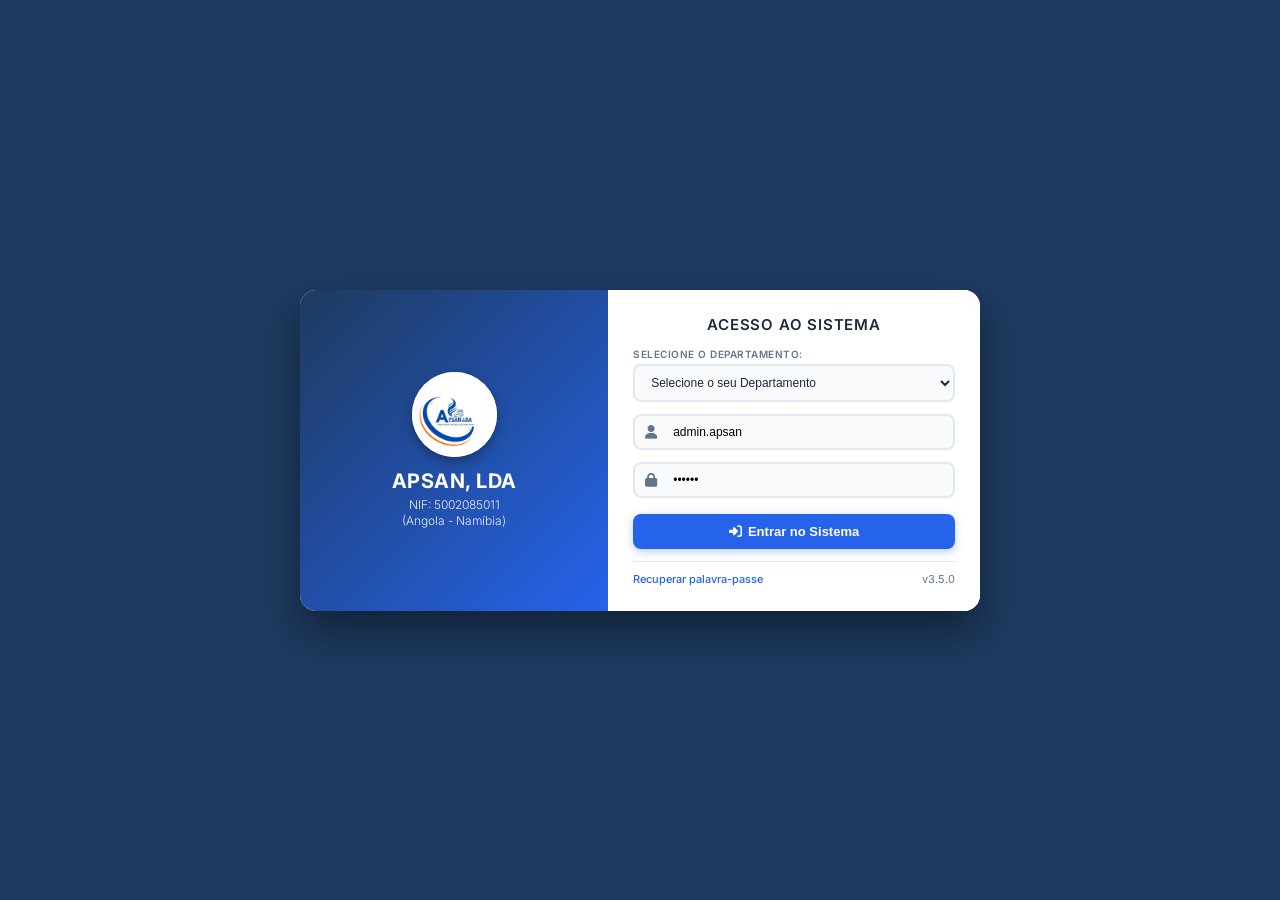
<file: index.html>
<!DOCTYPE html>
<html lang="pt-BR">
<head>
  <meta charset="UTF-8">
  <meta name="viewport" content="width=device-width, initial-scale=1.0">
  <title>APSAN, LDA - Acesso ao Sistema</title>
  <link href="https://fonts.googleapis.com/css2?family=Inter:wght@300;400;500;600;700&display=swap" rel="stylesheet">
  <link rel="stylesheet" href="https://cdnjs.cloudflare.com/ajax/libs/font-awesome/6.4.0/css/all.min.css">
  <style>
    * { margin: 0; padding: 0; box-sizing: border-box; }
    
    body { 
      font-family: 'Inter', sans-serif; 
      min-height: 100vh; 
      display: flex; 
      align-items: center; 
      justify-content: center; 
      padding: 20px; 
      position: relative;
      overflow: hidden;
      background-color: #1e3a5f;
    }

    .bg-moving-container {
      position: fixed;
      top: 0;
      left: 0;
      width: 100vw;
      height: 100vh;
      z-index: -1;
      overflow: hidden;
    }

    .bg-moving-image {
      position: absolute;
      top: 0;
      left: 0;
      width: 140%;
      height: 100%;
      background-image: url('https://images.unsplash.com/photo-1497366216548-37526070297c?auto=format&fit=crop&w=1920&q=80');
      background-size: cover;
      background-position: center;
      filter: brightness(0.85);
      animation: deslizarEscritorio 25s ease-in-out infinite alternate;
    }

    @keyframes deslizarEscritorio {
      0% { transform: translateX(0%); }
      100% { transform: translateX(-25%); }
    }
    
    .login-card { 
      background: #ffffff; 
      border-radius: 16px; 
      box-shadow: 0 20px 40px rgba(0,0,0,0.4); 
      width: 100%; 
      max-width: 680px; 
      display: flex;
      overflow: hidden; 
      position: relative;
      z-index: 10;
    }
    
    .logo-section { 
      background: linear-gradient(135deg, #1e3a5f, #2563eb); 
      color: #ffffff; 
      padding: 30px 20px; 
      text-align: center; 
      flex: 1;
      display: flex;
      flex-direction: column;
      align-items: center;
      justify-content: center;
    }
    
    .logo-icon { 
      width: 85px; 
      height: 85px; 
      background: #ffffff; 
      border-radius: 50%; 
      display: flex; 
      align-items: center; 
      justify-content: center; 
      margin-bottom: 12px; 
      padding: 0; 
      overflow: hidden; 
      box-shadow: 0 5px 12px rgba(0,0,0,0.3);
    }
    
    .logo-icon img {
      width: 100%;
      height: 100%;
      object-fit: contain;
      transform: scale(1.15);
      display: block;
      margin: auto;
    }

    .logo-section h1 { font-size: 20px; font-weight: 700; margin-bottom: 4px; letter-spacing: 0.5px; }
    .logo-section p { font-size: 12px; opacity: 0.9; font-weight: 300; line-height: 1.3; }
    
    .login-form { 
      padding: 25px 25px; 
      flex: 1.2;
      background: #ffffff;
      display: flex;
      flex-direction: column;
      justify-content: center;
    }

    .login-form h2 { font-size: 15px; margin-bottom: 14px; color: #1e293b; text-align: center; font-weight: 600; text-transform: uppercase; letter-spacing: 0.8px; }
    
    .form-group { margin-bottom: 12px; }
    .form-group label { display: block; font-weight: 600; margin-bottom: 4px; font-size: 10px; color: #64748b; text-transform: uppercase; letter-spacing: 0.5px; }
    
    .department-select { 
      width: 100%; 
      padding: 9px 12px; 
      border: 2px solid #e2e8f0; 
      border-radius: 8px; 
      font-size: 12px; 
      background: #f8fafc; 
      color: #1e293b; 
      cursor: pointer; 
      outline: none; 
      transition: all 0.3s ease;
    }
    .department-select:focus { border-color: #2563eb; background: #ffffff; box-shadow: 0 0 0 3px rgba(37,99,235,0.1); }
    
    .input-group { position: relative; margin-bottom: 12px; }
    .input-group i { position: absolute; left: 12px; top: 50%; transform: translateY(-50%); color: #64748b; font-size: 14px; }
    
    .input-group input { 
      width: 100%; 
      padding: 9px 12px 9px 38px; 
      border: 2px solid #e2e8f0; 
      border-radius: 8px; 
      font-size: 12px; 
      outline: none; 
      background: #f8fafc;
      transition: all 0.3s ease;
    }
    .input-group input:focus { border-color: #2563eb; background: #ffffff; box-shadow: 0 0 0 3px rgba(37,99,235,0.1); }
    
    .btn-login { 
      width: 100%; 
      padding: 10px; 
      background: #2563eb; 
      color: #ffffff; 
      border: none; 
      border-radius: 8px; 
      font-size: 13px; 
      font-weight: 600; 
      cursor: pointer; 
      display: flex; 
      align-items: center; 
      justify-content: center; 
      gap: 6px; 
      transition: all 0.3s ease;
      box-shadow: 0 3px 10px rgba(37,99,235,0.3);
      margin-top: 4px;
    }
    .btn-login:hover { background: #1d4ed8; transform: translateY(-1px); box-shadow: 0 5px 12px rgba(37,99,235,0.4); }
    
    .login-footer { display: flex; justify-content: space-between; margin-top: 12px; padding-top: 10px; border-top: 1px solid #e2e8f0; font-size: 11px; color: #64748b; }
    .login-footer a { color: #2563eb; text-decoration: none; font-weight: 500; }
    .login-footer a:hover { text-decoration: underline; }

    @media (max-width: 768px) {
      .login-card { flex-direction: column; max-width: 380px; }
      .logo-section { padding: 20px 15px; }
      .login-form { padding: 20px 15px; }
    }
  </style>
</head>
<body>

<div class="bg-moving-container">
  <div class="bg-moving-image"></div>
</div>

<div class="login-card">
  <div class="logo-section">
    <div class="logo-icon">
      <img src="logo_apsan.png" alt="Logótipo APSAN, LDA">
    </div>
    <h1>APSAN, LDA</h1>
    <p>NIF: 5002085011<br>(Angola - Namíbia)</p>
  </div>
  
  <form class="login-form" onsubmit="redirecionarDepartamento(event)">
    <h2>Acesso ao Sistema</h2>
    <div class="form-group">
      <label for="department-select">Selecione o Departamento:</label>
      <select id="department-select" class="department-select" required>
        <option value="" disabled selected>Selecione o seu Departamento</option>
        <option value="rh">👥 Recursos Humanos</option>
        <option value="contabilidade">📊 Contabilidade</option>
        <option value="financeiro">💰 Financeiro</option>
        <option value="administrativo">🏛️ Administração Geral</option>
        <option value="operacoes">⚙️ Operações e Logística</option>
        <option value="traducao">📜 Tradução Oficial Juramentada</option>
        <option value="hospitalar">🏥 Acompanhamento Hospitalar</option>
      </select>
    </div>

    <div class="input-group">
      <i class="fas fa-user"></i>
      <input type="text" id="username" value="admin.apsan" placeholder="Nome de Utilizador" required>
    </div>

    <div class="input-group">
      <i class="fas fa-lock"></i>
      <input type="password" id="password" value="123456" placeholder="Palavra-passe" required>
    </div>

    <button type="submit" class="btn-login">
      <i class="fas fa-sign-in-alt"></i> Entrar no Sistema
    </button>

    <div class="login-footer">
      <a href="#">Recuperar palavra-passe</a>
      <span>v3.5.0</span>
    </div>
  </form>
</div>

<script>
  function redirecionarDepartamento(event) {
    event.preventDefault();
    
    localStorage.removeItem('usuarioLogado');
    sessionStorage.clear();

    const departamento = document.getElementById('department-select').value;
    
    if (departamento === 'rh') {
      window.location.href = 'rh.html';
    } else if (departamento === 'contabilidade') {
      window.location.href = 'contabilidade.html';
    } else if (departamento === 'financeiro') {
      window.location.href = 'financeiro.html';
    } else if (departamento === 'administrativo') {
      window.location.href = 'administracao.html';
    } else if (departamento === 'operacoes') {
      window.location.href = 'operacoes.html';
    } else if (departamento === 'traducao') {
      window.location.href = 'traducao.html';
    } else if (departamento === 'hospitalar') {
      window.location.href = 'acompanhamento_hospitalar.html';
    } else {
      alert('Por favor, selecione um departamento válido.');
    }
  }
</script>

</body>
</html>
</file>
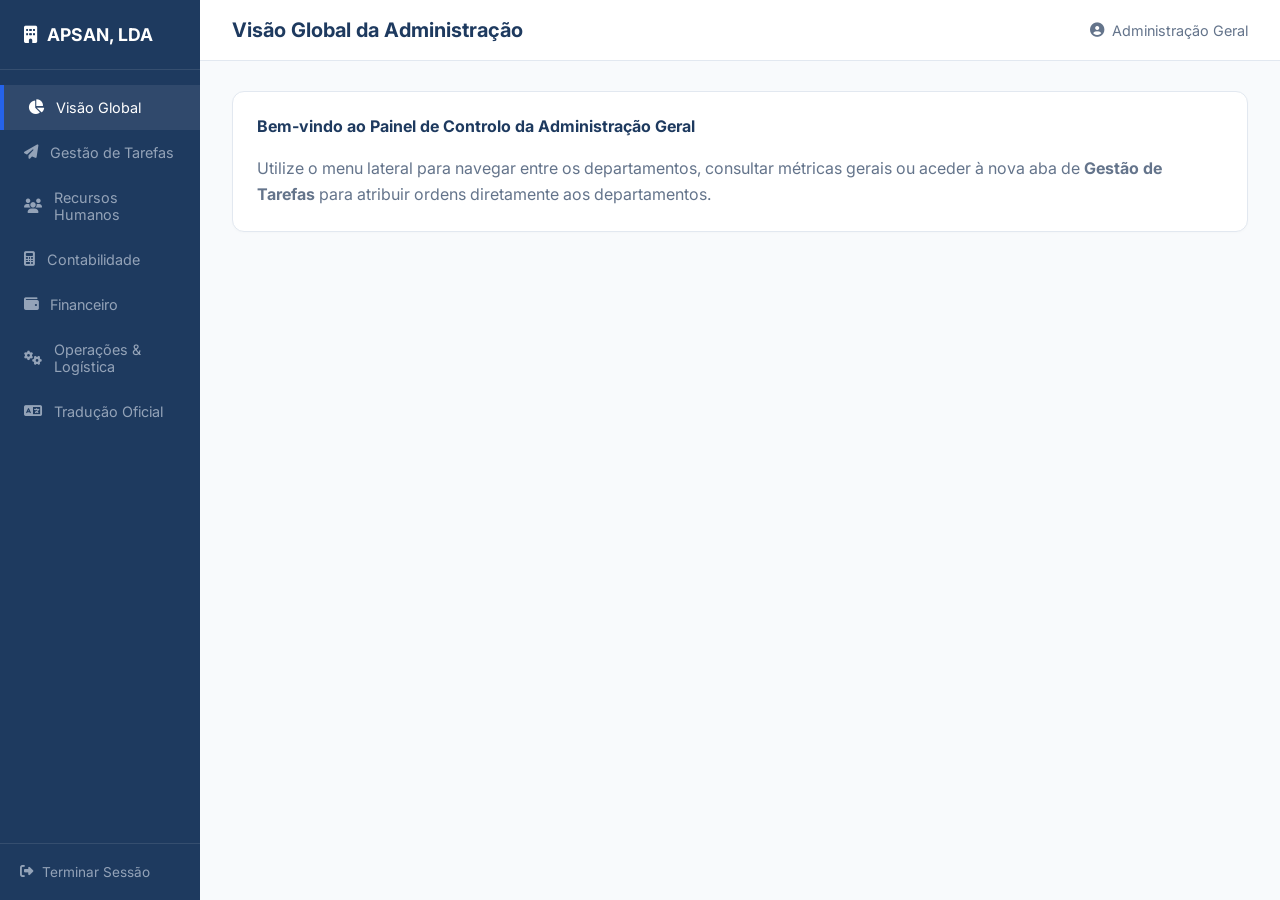
<file: administracao.html>
<!DOCTYPE html>
<html lang="pt-BR">
<head>
    <meta charset="UTF-8">
    <meta name="viewport" content="width=device-width, initial-scale=1.0">
    <title>APSAN, LDA - Administração Geral</title>
    <link href="https://fonts.googleapis.com/css2?family=Inter:wght@300;400;500;600;700&display=swap" rel="stylesheet">
    <link rel="stylesheet" href="https://cdnjs.cloudflare.com/ajax/libs/font-awesome/6.4.0/css/all.min.css">
    <style>
        :root {
            --primary: #1e3a5f;
            --accent: #2563eb;
            --success: #10b981;
            --warning: #f59e0b;
            --danger: #ef4444;
            --bg-main: #f8fafc;
            --card-bg: #ffffff;
            --text-main: #1e293b;
            --text-muted: #64748b;
            --border: #e2e8f0;
        }

        * { box-sizing: border-box; margin: 0; padding: 0; font-family: 'Inter', sans-serif; }

        body {
            background-color: var(--bg-main);
            color: var(--text-main);
            display: flex;
            height: 100vh;
            overflow: hidden;
        }

        /* Sidebar */
        aside {
            width: 260px;
            background-color: var(--primary);
            color: #ffffff;
            display: flex;
            flex-direction: column;
            justify-content: space-between;
        }

        .sidebar-brand {
            padding: 24px;
            font-size: 1.1rem;
            font-weight: 700;
            border-bottom: 1px solid rgba(255,255,255,0.1);
            display: flex;
            align-items: center;
            gap: 10px;
        }

        .sidebar-menu {
            list-style: none;
            padding: 15px 0;
            flex-grow: 1;
            overflow-y: auto;
        }

        .sidebar-menu li a {
            display: flex;
            align-items: center;
            gap: 12px;
            padding: 14px 24px;
            color: #94a3b8;
            text-decoration: none;
            font-size: 0.9rem;
            transition: all 0.3s;
        }

        .sidebar-menu li.active a, .sidebar-menu li a:hover {
            color: #ffffff;
            background: rgba(255,255,255,0.08);
            border-left: 4px solid var(--accent);
        }

        .sidebar-footer {
            padding: 20px;
            border-top: 1px solid rgba(255,255,255,0.1);
        }

        .sidebar-footer a {
            color: #94a3b8;
            text-decoration: none;
            font-size: 0.85rem;
            display: flex;
            align-items: center;
            gap: 8px;
            transition: color 0.2s;
        }
        .sidebar-footer a:hover { color: #fff; }

        /* Main Workspace */
        main {
            flex-grow: 1;
            display: flex;
            flex-direction: column;
            overflow-y: auto;
        }

        header {
            background: var(--card-bg);
            padding: 18px 32px;
            border-bottom: 1px solid var(--border);
            display: flex;
            justify-content: space-between;
            align-items: center;
        }

        header h1 { font-size: 1.25rem; color: var(--primary); }
        .user-info { font-size: 0.9rem; color: var(--text-muted); display: flex; align-items: center; gap: 8px; }

        .container {
            padding: 30px 32px;
            max-width: 1400px;
            margin: 0 auto;
            width: 100%;
        }

        /* Content Sections */
        .content-section { display: none; }
        .content-section.active { display: block; }

        /* Cards & Forms */
        .card {
            background: var(--card-bg);
            border: 1px solid var(--border);
            border-radius: 12px;
            padding: 24px;
            box-shadow: 0 1px 3px rgba(0,0,0,0.02);
            margin-bottom: 25px;
        }

        .card h3 {
            font-size: 1rem;
            color: var(--primary);
            margin-bottom: 20px;
            display: flex;
            align-items: center;
            gap: 10px;
        }

        .form-grid {
            display: grid;
            grid-template-columns: repeat(auto-fit, minmax(280px, 1fr));
            gap: 20px;
            margin-bottom: 20px;
        }

        .form-group { display: flex; flex-direction: column; gap: 6px; }
        .form-group label { font-size: 0.8rem; font-weight: 600; text-transform: uppercase; color: var(--text-muted); }
        .form-group input, .form-group select, .form-group textarea {
            padding: 10px 14px;
            border: 1px solid var(--border);
            border-radius: 8px;
            font-size: 0.9rem;
            outline: none;
            background: #fff;
        }
        .form-group input:focus, .form-group select:focus, .form-group textarea:focus { border-color: var(--accent); }

        .btn {
            background: var(--accent);
            color: white;
            border: none;
            padding: 12px 20px;
            border-radius: 8px;
            font-weight: 600;
            font-size: 0.9rem;
            cursor: pointer;
            display: inline-flex;
            align-items: center;
            gap: 8px;
            transition: background 0.2s;
        }
        .btn:hover { background: #1d4ed8; }

        /* Tabelas */
        table {
            width: 100%;
            border-collapse: collapse;
            text-align: left;
        }

        th, td {
            padding: 14px 20px;
            border-bottom: 1px solid var(--border);
            font-size: 0.88rem;
        }

        th {
            background: #f1f5f9;
            font-size: 0.75rem;
            text-transform: uppercase;
            color: var(--text-muted);
            font-weight: 600;
            letter-spacing: 0.05em;
        }

        tbody tr:hover { background: #f8fafc; }

        .badge {
            padding: 4px 10px;
            border-radius: 20px;
            font-size: 0.75rem;
            font-weight: 600;
        }
        .badge.ativo { background: #dcfce7; color: #15803d; }
        .badge.ferias { background: #fef9c3; color: #a16207; }
    </style>
</head>
<body>

    <!-- Sidebar com a nova opção de Tarefas -->
    <aside>
        <div>
            <div class="sidebar-brand">
                <i class="fas fa-building"></i> APSAN, LDA
            </div>
            <ul class="sidebar-menu">
                <li class="active" onclick="mudarAba('global', event)">
                    <a href="#"><i class="fas fa-chart-pie"></i> Visão Global</a>
                </li>
                <li onclick="mudarAba('tarefas', event)">
                    <a href="#"><i class="fas fa-paper-plane"></i> Gestão de Tarefas</a>
                </li>
                <li onclick="mudarAba('rh', event)">
                    <a href="rh.html"><i class="fas fa-users"></i> Recursos Humanos</a>
                </li>
                <li onclick="mudarAba('contabilidade', event)">
                    <a href="#"><i class="fas fa-calculator"></i> Contabilidade</a>
                </li>
                <li onclick="mudarAba('financeiro', event)">
                    <a href="#"><i class="fas fa-wallet"></i> Financeiro</a>
                </li>
                <li onclick="mudarAba('operacoes', event)">
                    <a href="#"><i class="fas fa-cogs"></i> Operações & Logística</a>
                </li>
                <li onclick="mudarAba('traducao', event)">
                    <a href="#"><i class="fas fa-language"></i> Tradução Oficial</a>
                </li>
            </ul>
        </div>
        <div class="sidebar-footer">
            <a href="#" onclick="terminarSessao()"><i class="fas fa-sign-out-alt"></i> Terminar Sessão</a>
        </div>
    </aside>

    <!-- Workspace Principal -->
    <main>
        <header>
            <h1 id="titulo-secao">Visão Global da Administração</h1>
            <div class="user-info">
                <i class="fas fa-user-circle"></i> Administração Geral
            </div>
        </header>

        <div class="container">
            
            <!-- SEÇÃO 1: VISÃO GLOBAL -->
            <div id="secao-global" class="content-section active">
                <div class="card">
                    <h3>Bem-vindo ao Painel de Controlo da Administração Geral</h3>
                    <p style="color: var(--text-muted); line-height: 1.6;">Utilize o menu lateral para navegar entre os departamentos, consultar métricas gerais ou aceder à nova aba de <strong>Gestão de Tarefas</strong> para atribuir ordens diretamente aos departamentos.</p>
                </div>
            </div>

            <!-- SEÇÃO 2: GESTÃO DE TAREFAS (NOVO DASHBOARD EXCLUSIVO) -->
            <div id="secao-tarefas" class="content-section">
                <!-- Painel de Atribuição -->
                <div class="card">
                    <h3><i class="fas fa-paper-plane" style="color: var(--accent);"></i> Distribuir Tarefa com Prazo e Anexo</h3>
                    <form id="form-distribuir-tarefa" onsubmit="enviarTarefaAdmin(event)">
                        <div class="form-grid">
                            <div class="form-group">
                                <label>Departamento Destino</label>
                                <select id="tarefa-dept" required>
                                    <option value="" disabled selected>Selecione o departamento...</option>
                                    <option value="rh">Recursos Humanos</option>
                                    <option value="contabilidade">Contabilidade</option>
                                    <option value="financeiro">Financeiro</option>
                                    <option value="operacoes">Operações e Logística</option>
                                    <option value="traducao">Tradução Oficial</option>
                                </select>
                            </div>
                            <div class="form-group">
                                <label>Prioridade</label>
                                <select id="tarefa-prioridade">
                                    <option value="Normal">Normal</option>
                                    <option value="Urgente">Urgente</option>
                                    <option value="Crítica">Crítica</option>
                                </select>
                            </div>
                            <div class="form-group">
                                <label>Prazo de Conclusão</label>
                                <input type="datetime-local" id="tarefa-prazo" required>
                            </div>
                            <div class="form-group">
                                <label>Anexar Ficheiro (PDF, Word, Imagem)</label>
                                <input type="file" id="tarefa-anexo" style="padding: 7px;">
                            </div>
                        </div>
                        <div class="form-group" style="margin-bottom: 20px;">
                            <label>Instruções / Descrição Detalhada</label>
                            <textarea id="tarefa-descricao" rows="4" placeholder="Insira os detalhes da tarefa atribuída..." required></textarea>
                        </div>
                        <button type="submit" class="btn">
                            <i class="fas fa-share-square"></i> Submeter e Notificar Departamento
                        </button>
                    </form>
                </div>

                <!-- Tabela de Feedbacks e Respostas -->
                <div class="card">
                    <h3><i class="fas fa-comments" style="color: var(--accent);"></i> Feedbacks e Respostas dos Departamentos</h3>
                    <table>
                        <thead>
                            <tr>
                                <th>Departamento</th>
                                <th>Tarefa Atribuída</th>
                                <th>Prazo</th>
                                <th>Estado Atual</th>
                                <th>Feedback do Departamento</th>
                            </tr>
                        </thead>
                        <tbody id="tabela-feedbacks-corpo">
                            <!-- Preenchido dinamicamente via JS -->
                        </tbody>
                    </table>
                </div>
            </div>

            <!-- OUTRAS SEÇÕES (Exemplo placeholder) -->
            <div id="secao-rh" class="content-section">
                <div class="card"><h3>Painel de Recursos Humanos</h3><p>Aceda ao menu lateral para gerir colaboradores.</p></div>
            </div>
            <div id="secao-contabilidade" class="content-section"><div class="card"><h3>Contabilidade</h3></div></div>
            <div id="secao-financeiro" class="content-section"><div class="card"><h3>Financeiro</h3></div></div>
            <div id="secao-operacoes" class="content-section"><div class="card"><h3>Operações & Logística</h3></div></div>
            <div id="secao-traducao" class="content-section"><div class="card"><h3>Tradução Oficial</h3></div></div>

        </div>
    </main>

    <script>
        function mudarAba(secao, event) {
            // Se clicar em Recursos Humanos, pode deixar abrir a página dedicada se preferir, ou controlar por secções
            if(secao === 'rh') {
                window.location.href = 'rh.html';
                return;
            }

            if (event && event.currentTarget) {
                document.querySelectorAll('.sidebar-menu li').forEach(li => li.classList.remove('active'));
                event.currentTarget.classList.add('active');
            }

            document.querySelectorAll('.content-section').forEach(sec => sec.classList.remove('active'));
            document.getElementById('secao-' + secao).classList.add('active');

            const titulos = {
                'global': 'Visão Global da Administração',
                'tarefas': 'Dashboard de Gestão e Distribuição de Tarefas',
                'contabilidade': 'Contabilidade Geral',
                'financeiro': 'Gestão Financeira',
                'operacoes': 'Operações & Logística',
                'traducao': 'Tradução Oficial'
            };
            document.getElementById('titulo-secao').innerText = titulos[secao] || 'Administração Geral';
            
            if(secao === 'tarefas') {
                carregarFeedbacksAdmin();
            }
        }

        function enviarTarefaAdmin(e) {
            e.preventDefault();
            const dept = document.getElementById('tarefa-dept').value;
            const prioridade = document.getElementById('tarefa-prioridade').value;
            const prazo = document.getElementById('tarefa-prazo').value;
            const descricao = document.getElementById('tarefa-descricao').value;
            const inputFile = document.getElementById('tarefa-anexo');

            let anexoUrl = '';
            let nomeAnexo = '';

            const concluirEnvio = (urlAnexa, nomeAnexa) => {
                let chaveStorage = 'tarefas_' + dept;
                let tarefas = JSON.parse(localStorage.getItem(chaveStorage)) || [];

                const novaTarefa = {
                    id: Date.now(),
                    descricao: descricao,
                    prioridade: prioridade,
                    prazo: prazo,
                    anexo: urlAnexa || '',
                    nomeAnexo: nomeAnexa || '',
                    estado: 'Em curso',
                    feedback: 'A aguardar resposta...',
                    dataEnvio: new Date().toLocaleDateString('pt-BR')
                };

                tarefas.push(novaTarefa);
                localStorage.setItem(chaveStorage, JSON.stringify(tarefas));

                alert('Tarefa distribuída e enviada ao departamento com sucesso!');
                document.getElementById('form-distribuir-tarefa').reset();
                carregarFeedbacksAdmin();
            };

            if (inputFile.files && inputFile.files[0]) {
                const reader = new FileReader();
                reader.onload = function(uploadEvent) {
                    anexoUrl = uploadEvent.target.result;
                    nomeAnexo = inputFile.files[0].name;
                    concluirEnvio(anexoUrl, nomeAnexo);
                };
                reader.readAsDataURL(inputFile.files[0]);
            } else {
                concluirEnvio('', '');
            }
        }

        function carregarFeedbacksAdmin() {
            const departamentos = ['rh', 'contabilidade', 'financeiro', 'operacoes', 'traducao'];
            const tbody = document.getElementById('tabela-feedbacks-corpo');
            tbody.innerHTML = '';

            let totalTarefas = 0;

            departamentos.forEach(dept => {
                let tarefas = JSON.parse(localStorage.getItem('tarefas_' + dept)) || [];
                tarefas.forEach(t => {
                    totalTarefas++;
                    const tr = document.createElement('tr');
                    tr.innerHTML = `
                        <td><strong>${dept.toUpperCase()}</strong></td>
                        <td>${t.descricao}</td>
                        <td>${t.prazo}</td>
                        <td><span class="badge ${t.estado === 'Concluído' ? 'ativo' : 'ferias'}">${t.estado}</span></td>
                        <td>${t.feedback}</td>
                    `;
                    tbody.appendChild(tr);
                });
            });

            if (totalTarefas === 0) {
                tbody.innerHTML = `<tr><td colspan="5" style="text-align: center; color: var(--text-muted);">Nenhuma tarefa distribuída até o momento.</td></tr>`;
            }
        }

        function terminarSessao() {
            if(confirm('Tem certeza que deseja terminar sessão?')) {
                window.location.href = 'index.html';
            }
        }
    </script>
</body>
</html>
</file>
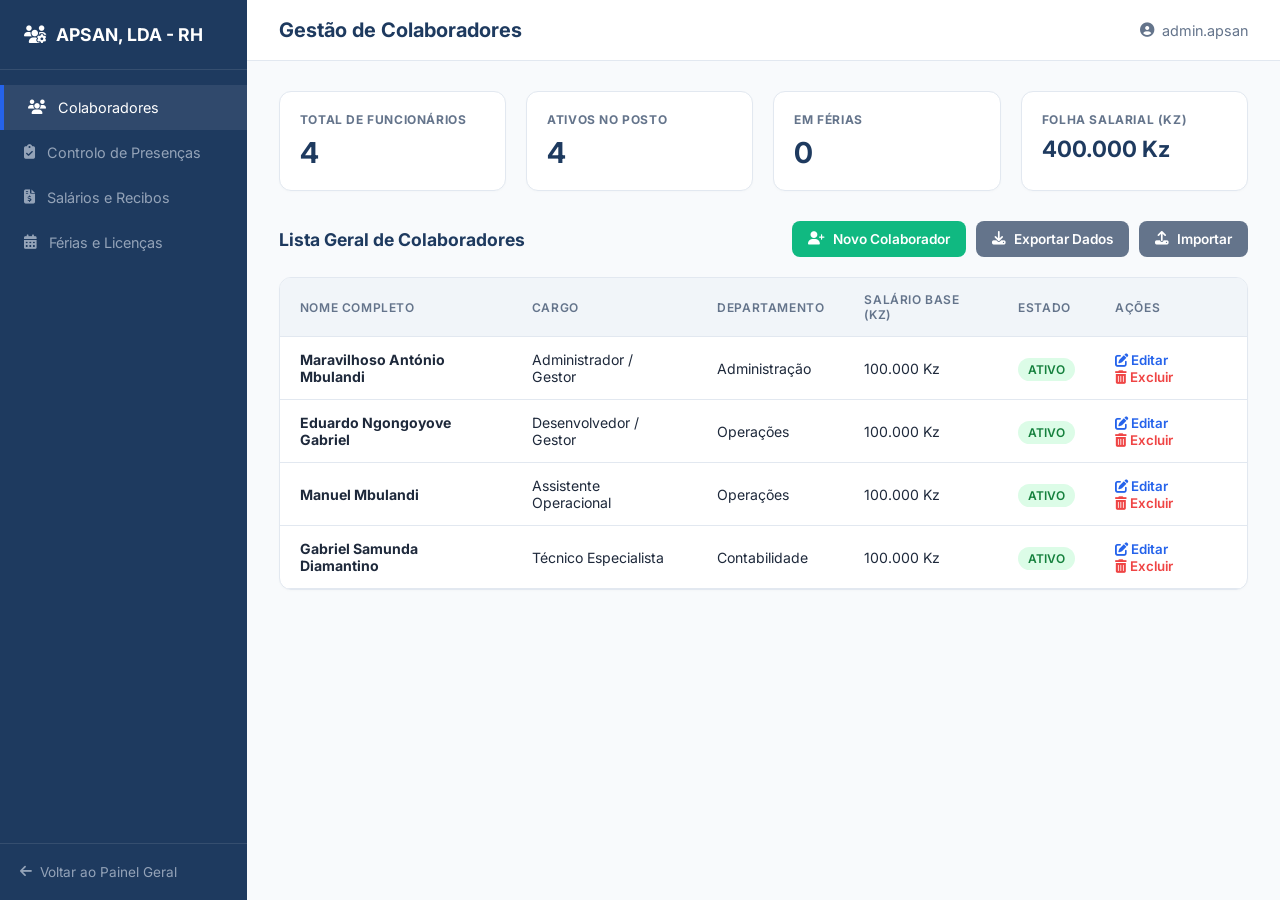
<file: rh.html>
<!DOCTYPE html>
<html lang="pt-BR">
<head>
    <meta charset="UTF-8">
    <meta name="viewport" content="width=device-width, initial-scale=1.0">
    <title>APSAN, LDA - Recursos Humanos (Painel Completo)</title>
    <link href="https://fonts.googleapis.com/css2?family=Inter:wght@300;400;500;600;700&display=swap" rel="stylesheet">
    <link rel="stylesheet" href="https://cdnjs.cloudflare.com/ajax/libs/font-awesome/6.4.0/css/all.min.css">
    <style>
        :root {
            --primary: #1e3a5f;
            --accent: #2563eb;
            --success: #10b981;
            --warning: #f59e0b;
            --danger: #ef4444;
            --bg-main: #f8fafc;
            --card-bg: #ffffff;
            --text-main: #1e293b;
            --text-muted: #64748b;
            --border: #e2e8f0;
        }

        * { box-sizing: border-box; margin: 0; padding: 0; font-family: 'Inter', sans-serif; }

        body {
            background-color: var(--bg-main);
            color: var(--text-main);
            display: flex;
            height: 100vh;
            overflow: hidden;
        }

        /* Sidebar */
        aside {
            width: 260px;
            background-color: var(--primary);
            color: #ffffff;
            display: flex;
            flex-direction: column;
            justify-content: space-between;
        }

        .sidebar-brand {
            padding: 24px;
            font-size: 1.1rem;
            font-weight: 700;
            border-bottom: 1px solid rgba(255,255,255,0.1);
            display: flex;
            align-items: center;
            gap: 10px;
        }

        .sidebar-menu {
            list-style: none;
            padding: 15px 0;
            flex-grow: 1;
        }

        .sidebar-menu li a {
            display: flex;
            align-items: center;
            gap: 12px;
            padding: 14px 24px;
            color: #94a3b8;
            text-decoration: none;
            font-size: 0.9rem;
            transition: all 0.3s;
        }

        .sidebar-menu li.active a, .sidebar-menu li a:hover {
            color: #ffffff;
            background: rgba(255,255,255,0.08);
            border-left: 4px solid var(--accent);
        }

        .sidebar-footer {
            padding: 20px;
            border-top: 1px solid rgba(255,255,255,0.1);
        }

        .sidebar-footer a {
            color: #94a3b8;
            text-decoration: none;
            font-size: 0.85rem;
            display: flex;
            align-items: center;
            gap: 8px;
            transition: color 0.2s;
        }
        .sidebar-footer a:hover { color: #fff; }

        /* Main Workspace */
        main {
            flex-grow: 1;
            display: flex;
            flex-direction: column;
            overflow-y: auto;
        }

        header {
            background: var(--card-bg);
            padding: 18px 32px;
            border-bottom: 1px solid var(--border);
            display: flex;
            justify-content: space-between;
            align-items: center;
        }

        header h1 { font-size: 1.25rem; color: var(--primary); }
        .user-info { font-size: 0.9rem; color: var(--text-muted); display: flex; align-items: center; gap: 8px; }

        .container {
            padding: 30px 32px;
            max-width: 1400px;
            margin: 0 auto;
            width: 100%;
        }

        /* Metrics Grid */
        .metrics-grid {
            display: grid;
            grid-template-columns: repeat(auto-fit, minmax(220px, 1fr));
            gap: 20px;
            margin-bottom: 30px;
        }

        .metric-card {
            background: var(--card-bg);
            border: 1px solid var(--border);
            border-radius: 12px;
            padding: 20px;
            box-shadow: 0 1px 3px rgba(0,0,0,0.02);
        }

        .metric-card h3 {
            font-size: 0.75rem;
            color: var(--text-muted);
            text-transform: uppercase;
            letter-spacing: 0.05em;
            margin-bottom: 8px;
        }

        .metric-card .value {
            font-size: 1.8rem;
            font-weight: 700;
            color: var(--primary);
        }

        /* Panel Controls & Toolbars */
        .panel-header {
            display: flex;
            justify-content: space-between;
            align-items: center;
            margin-bottom: 20px;
            flex-wrap: wrap;
            gap: 10px;
        }

        .panel-header h2 { font-size: 1.1rem; color: var(--primary); }
        
        .toolbar-actions {
            display: flex;
            gap: 10px;
            flex-wrap: wrap;
        }

        .btn {
            background: var(--accent);
            color: white;
            border: none;
            padding: 10px 16px;
            border-radius: 8px;
            font-weight: 600;
            font-size: 0.85rem;
            cursor: pointer;
            display: flex;
            align-items: center;
            gap: 8px;
            transition: background 0.2s;
        }
        .btn:hover { background: #1d4ed8; }
        .btn-success { background: var(--success); }
        .btn-success:hover { background: #059669; }
        .btn-secondary { background: #64748b; }
        .btn-secondary:hover { background: #475569; }
        .btn-danger { background: var(--danger); }
        .btn-danger:hover { background: #dc2626; }

        /* Tables & Content Sections */
        .content-section { display: none; }
        .content-section.active { display: block; }

        .table-card {
            background: var(--card-bg);
            border: 1px solid var(--border);
            border-radius: 12px;
            overflow: hidden;
            box-shadow: 0 1px 3px rgba(0,0,0,0.02);
        }

        table {
            width: 100%;
            border-collapse: collapse;
            text-align: left;
        }

        th, td {
            padding: 14px 20px;
            border-bottom: 1px solid var(--border);
            font-size: 0.88rem;
        }

        th {
            background: #f1f5f9;
            font-size: 0.75rem;
            text-transform: uppercase;
            color: var(--text-muted);
            font-weight: 600;
            letter-spacing: 0.05em;
        }

        tbody tr:hover { background: #f8fafc; }

        .badge {
            padding: 4px 10px;
            border-radius: 20px;
            font-size: 0.75rem;
            font-weight: 600;
        }
        .badge.ativo { background: #dcfce7; color: #15803d; }
        .badge.ferias { background: #fef9c3; color: #a16207; }
        .badge.inativo { background: #fee2e2; color: #b91c1c; }

        /* Modal / Form Overlay */
        .modal-overlay {
            position: fixed;
            top: 0; left: 0; width: 100%; height: 100%;
            background: rgba(0,0,0,0.5);
            display: flex;
            align-items: center;
            justify-content: center;
            z-index: 100;
            display: none;
        }

        .modal {
            background: white;
            padding: 30px;
            border-radius: 12px;
            width: 100%;
            max-width: 520px;
            box-shadow: 0 10px 25px rgba(0,0,0,0.1);
        }

        .modal h3 { margin-bottom: 20px; color: var(--primary); font-size: 1.1rem; }
        
        .form-group { margin-bottom: 15px; }
        .form-group label { display: block; font-size: 0.8rem; font-weight: 600; text-transform: uppercase; color: var(--text-muted); margin-bottom: 6px; }
        .form-group input, .form-group select {
            width: 100%;
            padding: 10px 12px;
            border: 1px solid var(--border);
            border-radius: 8px;
            font-size: 0.9rem;
            outline: none;
        }
        .form-group input:focus, .form-group select:focus { border-color: var(--accent); }

        .modal-actions {
            display: flex;
            justify-content: flex-end;
            gap: 10px;
            margin-top: 25px;
        }

        /* Recibo Oculto para Impressão / PDF */
        #recibo-container { display: none; }

        @media print {
            body * { visibility: hidden; }
            #recibo-container, #recibo-container * { visibility: visible; }
            #recibo-container {
                position: absolute;
                left: 0; top: 0; width: 100%;
                display: block !important;
                background: white;
                padding: 40px;
            }
        }
    </style>
</head>
<body>

    <!-- Sidebar de Navegação do RH -->
    <aside>
        <div>
            <div class="sidebar-brand">
                <i class="fas fa-users-cog"></i> APSAN, LDA - RH
            </div>
            <ul class="sidebar-menu">
                <li class="active" onclick="mudarAba('funcionarios', event)">
                    <a href="#"><i class="fas fa-users"></i> Colaboradores</a>
                </li>
                <li onclick="mudarAba('presencas', event)">
                    <a href="#"><i class="fas fa-clipboard-check"></i> Controlo de Presenças</a>
                </li>
                <li onclick="mudarAba('salarios', event)">
                    <a href="#"><i class="fas fa-file-invoice-dollar"></i> Salários e Recibos</a>
                </li>
                <li onclick="mudarAba('ferias', event)">
                    <a href="#"><i class="fas fa-calendar-alt"></i> Férias e Licenças</a>
                </li>
            </ul>
        </div>
        <div class="sidebar-footer">
            <a href="administracao.html"><i class="fas fa-arrow-left"></i> Voltar ao Painel Geral</a>
        </div>
    </aside>

    <!-- Área Principal Operacional -->
    <main>
        <header>
            <h1 id="titulo-secao">Gestão de Colaboradores</h1>
            <div class="user-info">
                <i class="fas fa-user-circle"></i> admin.apsan
            </div>
        </header>

        <div class="container">
            <!-- Painel de Tarefas da Administração com Resposta Interativa -->
            <div id="painel-tarefas-admin" style="display: none; margin-bottom: 25px; padding: 20px; background: #eff6ff; border: 1px solid #bfdbfe; border-radius: 12px; box-shadow: 0 1px 3px rgba(0,0,0,0.02);">
                <h3 style="font-size: 14px; color: #1e40af; margin-bottom: 12px; display: flex; align-items: center; gap: 8px;">
                    <i class="fas fa-bell"></i> Tarefas e Instruções da Administração Geral (Ação Necessária)
                </h3>
                <div id="lista-tarefas-recebidas" style="display: flex; flex-direction: column; gap: 12px;"></div>
            </div>

            <!-- Métricas Dinâmicas do RH -->
            <div class="metrics-grid">
                <div class="metric-card">
                    <h3>Total de Funcionários</h3>
                    <div class="value" id="stat-total">0</div>
                </div>
                <div class="metric-card">
                    <h3>Ativos no Posto</h3>
                    <div class="value" id="stat-ativos">0</div>
                </div>
                <div class="metric-card">
                    <h3>Em Férias</h3>
                    <div class="value" id="stat-ferias">0</div>
                </div>
                <div class="metric-card">
                    <h3>Folha Salarial (Kz)</h3>
                    <div class="value" id="stat-folha" style="font-size: 1.4rem;">0,00</div>
                </div>
            </div>

            <!-- SEÇÃO 1: FUNCIONÁRIOS -->
            <div id="secao-funcionarios" class="content-section active">
                <div class="panel-header">
                    <h2>Lista Geral de Colaboradores</h2>
                    <div class="toolbar-actions">
                        <button class="btn btn-success" onclick="abrirModalFuncionario()">
                            <i class="fas fa-user-plus"></i> Novo Colaborador
                        </button>
                        <button class="btn btn-secondary" onclick="exportarDadosJSON()">
                            <i class="fas fa-download"></i> Exportar Dados
                        </button>
                        <label class="btn btn-secondary" style="cursor: pointer; margin-bottom: 0;">
                            <i class="fas fa-upload"></i> Importar <input type="file" id="file-import" style="display: none;" accept=".json" onchange="importarDadosJSON(event)">
                        </label>
                    </div>
                </div>
                <div class="table-card">
                    <table>
                        <thead>
                            <tr>
                                <th>Nome Completo</th>
                                <th>Cargo</th>
                                <th>Departamento</th>
                                <th>Salário Base (Kz)</th>
                                <th>Estado</th>
                                <th>Ações</th>
                            </tr>
                        </thead>
                        <tbody id="tabela-funcionarios-corpo">
                            <!-- Preenchido via JavaScript -->
                        </tbody>
                    </table>
                </div>
            </div>

            <!-- SEÇÃO 2: PRESENÇAS -->
            <div id="secao-presencas" class="content-section">
                <div class="panel-header">
                    <h2>Registo Diário de Presenças</h2>
                    <button class="btn btn-success" onclick="registarPresencasHoje()">
                        <i class="fas fa-check-circle"></i> Marcar Todos Presentes Hoje
                    </button>
                </div>
                <div class="table-card">
                    <table>
                        <thead>
                            <tr>
                                <th>Colaborador</th>
                                <th>Cargo</th>
                                <th>Data</th>
                                <th>Estado de Presença</th>
                            </tr>
                        </thead>
                        <tbody id="tabela-presencas-corpo">
                            <!-- Preenchido via JavaScript -->
                        </tbody>
                    </table>
                </div>
            </div>

            <!-- SEÇÃO 3: SALÁRIOS -->
            <div id="secao-salarios" class="content-section">
                <div class="panel-header">
                    <h2>Processamento de Salários e Recibos</h2>
                    <button class="btn" onclick="simularFechoMensal()">
                        <i class="fas fa-calculator"></i> Simular Fecho Mensal
                    </button>
                </div>
                <div class="table-card">
                    <table>
                        <thead>
                            <tr>
                                <th>Colaborador</th>
                                <th>Salário Base</th>
                                <th>Subsídios</th>
                                <th>Descontos / INSS</th>
                                <th>Líquido a Receber</th>
                                <th>Ação</th>
                            </tr>
                        </thead>
                        <tbody id="tabela-salarios-corpo">
                            <!-- Preenchido via JavaScript -->
                        </tbody>
                    </table>
                </div>
            </div>

            <!-- SEÇÃO 4: FÉRIAS -->
            <div id="secao-ferias" class="content-section">
                <div class="panel-header">
                    <h2>Gestão de Pedidos de Férias</h2>
                    <button class="btn" onclick="abrirModalFerias()">
                        <i class="fas fa-calendar-plus"></i> Registar Período de Férias
                    </button>
                </div>
                <div class="table-card">
                    <table>
                        <thead>
                            <tr>
                                <th>Colaborador</th>
                                <th>Início</th>
                                <th>Fim</th>
                                <th>Dias úteis</th>
                                <th>Estado</th>
                                <th>Ações</th>
                            </tr>
                        </thead>
                        <tbody id="tabela-ferias-corpo">
                            <!-- Preenchido via JavaScript -->
                        </tbody>
                    </table>
                </div>
            </div>

        </div>
    </main>

    <!-- Modal Novo / Editar Funcionário -->
    <div class="modal-overlay" id="modal-funcionario">
        <div class="modal">
            <h3 id="modal-func-titulo">Adicionar Novo Colaborador</h3>
            <form id="form-novo-funcionario" onsubmit="guardarFuncionario(event)">
                <input type="hidden" id="edit-index" value="-1">
                <div class="form-group">
                    <label>Nome Completo</label>
                    <input type="text" id="novo-nome" required placeholder="Ex: Mário Manuel">
                </div>
                <div class="form-group">
                    <label>Cargo</label>
                    <input type="text" id="novo-cargo" required placeholder="Ex: Assistente Administrativo">
                </div>
                <div class="form-group">
                    <label>Departamento</label>
                    <select id="novo-departamento">
                        <option value="Administração">Administração</option>
                        <option value="Financeiro">Financeiro</option>
                        <option value="Contabilidade">Contabilidade</option>
                        <option value="Operações">Operações e Logística</option>
                        <option value="Tradução">Tradução Oficial</option>
                        <option value="Recursos Humanos">Recursos Humanos</option>
                    </select>
                </div>
                <div class="form-group">
                    <label>Salário Base (Kz)</label>
                    <input type="number" id="novo-salario" required placeholder="Ex: 150000">
                </div>
                <div class="form-group">
                    <label>Estado Inicial</label>
                    <select id="novo-estado">
                        <option value="ativo">Ativo</option>
                        <option value="ferias">Em Férias</option>
                        <option value="inativo">Inativo</option>
                    </select>
                </div>
                <div class="modal-actions">
                    <button type="button" class="btn btn-secondary" onclick="fecharModalFuncionario()">Cancelar</button>
                    <button type="submit" class="btn">Guardar Colaborador</button>
                </div>
            </form>
        </div>
    </div>

    <!-- Modal Registar Férias -->
    <div class="modal-overlay" id="modal-ferias">
        <div class="modal">
            <h3>Registar Período de Férias</h3>
            <form id="form-nova-ferias" onsubmit="guardarFerias(event)">
                <div class="form-group">
                    <label>Colaborador</label>
                    <select id="ferias-colaborador" required>
                        <!-- Preenchido dinamicamente -->
                    </select>
                </div>
                <div class="form-group">
                    <label>Data de Início</label>
                    <input type="date" id="ferias-inicio" required>
                </div>
                <div class="form-group">
                    <label>Data de Fim</label>
                    <input type="date" id="ferias-fim" required>
                </div>
                <div class="modal-actions">
                    <button type="button" class="btn btn-secondary" onclick="fecharModalFerias()">Cancelar</button>
                    <button type="submit" class="btn">Registar Férias</button>
                </div>
            </form>
        </div>
    </div>

    <!-- Recibo Oculto para Impressão / PDF -->
    <div id="recibo-container">
        <div style="text-align: center; border-bottom: 2px solid #1e3a5f; padding-bottom: 15px; margin-bottom: 20px;">
            <h2>APSAN, LDA</h2>
            <p>NIF: 5002085011 | Angola - Namíbia</p>
            <h3>RECIBO DE VENCIMENTO MENSAL</h3>
        </div>
        <div id="recibo-detalhes" style="font-size: 1rem; line-height: 1.8;">
            <!-- Dados injetados por JS -->
        </div>
        <div style="margin-top: 50px; display: flex; justify-content: space-between;">
            <div>_________________________________<br>A Direcção de RH</div>
            <div>_________________________________<br>O Colaborador</div>
        </div>
    </div>

    <script>
        let funcionarios = JSON.parse(localStorage.getItem('apsan_rh_funcionarios')) || [
            { id: 1, nome: "Maravilhoso António Mbulandi", cargo: "Administrador / Gestor", departamento: "Administração", salario: 100000, estado: "ativo" },
            { id: 2, nome: "Eduardo Ngongoyove Gabriel", cargo: "Desenvolvedor / Gestor", departamento: "Operações", salario: 100000, estado: "ativo" },
            { id: 3, nome: "Manuel Mbulandi", cargo: "Assistente Operacional", departamento: "Operações", salario: 100000, estado: "ativo" },
            { id: 4, nome: "Gabriel Samunda Diamantino", cargo: "Técnico Especialista", departamento: "Contabilidade", salario: 100000, estado: "ativo" }
        ];

        let listaFerias = JSON.parse(localStorage.getItem('apsan_rh_ferias')) || [
            { id: 1, nome: "Maravilhoso António Mbulandi", inicio: "2026-08-01", fim: "2026-08-15", dias: "14 dias", estado: "Pendente" }
        ];

        function salvarDados() {
            localStorage.setItem('apsan_rh_funcionarios', JSON.stringify(funcionarios));
            localStorage.setItem('apsan_rh_ferias', JSON.stringify(listaFerias));
        }

        function mudarAba(secao, event) {
            document.querySelectorAll('.sidebar-menu li').forEach(li => li.classList.remove('active'));
            if (event && event.currentTarget) {
                event.currentTarget.classList.add('active');
            }

            document.querySelectorAll('.content-section').forEach(sec => sec.classList.remove('active'));
            document.getElementById('secao-' + secao).classList.add('active');

            const titulos = {
                'funcionarios': 'Gestão de Colaboradores',
                'presencas': 'Controlo Diário de Presenças',
                'salarios': 'Processamento de Salários e Recibos',
                'ferias': 'Controlo de Férias e Licenças'
            };
            document.getElementById('titulo-secao').innerText = titulos[secao];
            renderizarTudo();
        }

        function renderizarTudo() {
            renderizarTabelaFuncionarios();
            renderizarTabelaPresencas();
            renderizarTabelaSalarios();
            renderizarTabelaFerias();
            atualizarMetricas();
            atualizarSelectColaboradoresFerias();
        }

        function atualizarMetricas() {
            const total = funcionarios.length;
            const ativos = funcionarios.filter(f => f.estado === 'ativo').length;
            const ferias = funcionarios.filter(f => f.estado === 'ferias').length;
            const folhaTotal = funcionarios.reduce((acc, f) => acc + Number(f.salario), 0);

            document.getElementById('stat-total').innerText = total;
            document.getElementById('stat-ativos').innerText = ativos;
            document.getElementById('stat-ferias').innerText = ferias;
            document.getElementById('stat-folha').innerText = folhaTotal.toLocaleString('pt-BR') + ' Kz';
        }

        function renderizarTabelaFuncionarios() {
            const tbody = document.getElementById('tabela-funcionarios-corpo');
            tbody.innerHTML = '';

            funcionarios.forEach((f, index) => {
                const tr = document.createElement('tr');
                tr.innerHTML = `
                    <td><strong>${f.nome}</strong></td>
                    <td>${f.cargo}</td>
                    <td>${f.departamento}</td>
                    <td>${Number(f.salario).toLocaleString('pt-BR')} Kz</td>
                    <td><span class="badge ${f.estado}">${f.estado.toUpperCase()}</span></td>
                    <td>
                        <button onclick="editarFuncionario(${index})" style="background:none; border:none; color:var(--accent); cursor:pointer; font-weight:600; margin-right:10px;"><i class="fas fa-edit"></i> Editar</button>
                        <button onclick="removerFuncionario(${f.id})" style="background:none; border:none; color:var(--danger); cursor:pointer; font-weight:600;"><i class="fas fa-trash-alt"></i> Excluir</button>
                    </td>
                `;
                tbody.appendChild(tr);
            });
        }

        function abrirModalFuncionario() {
            document.getElementById('modal-func-titulo').innerText = "Adicionar Novo Colaborador";
            document.getElementById('form-novo-funcionario').reset();
            document.getElementById('edit-index').value = "-1";
            document.getElementById('modal-funcionario').style.display = 'flex';
        }

        function editarFuncionario(index) {
            const f = funcionarios[index];
            document.getElementById('modal-func-titulo').innerText = "Editar Colaborador";
            document.getElementById('edit-index').value = index;
            document.getElementById('novo-nome').value = f.nome;
            document.getElementById('novo-cargo').value = f.cargo;
            document.getElementById('novo-departamento').value = f.departamento;
            document.getElementById('novo-salario').value = f.salario;
            document.getElementById('novo-estado').value = f.estado;
            document.getElementById('modal-funcionario').style.display = 'flex';
        }

        function fecharModalFuncionario() {
            document.getElementById('modal-funcionario').style.display = 'none';
        }

        function guardarFuncionario(e) {
            e.preventDefault();
            const index = parseInt(document.getElementById('edit-index').value);
            const dados = {
                id: index === -1 ? Date.now() : funcionarios[index].id,
                nome: document.getElementById('novo-nome').value,
                cargo: document.getElementById('novo-cargo').value,
                departamento: document.getElementById('novo-departamento').value,
                salario: Number(document.getElementById('novo-salario').value),
                estado: document.getElementById('novo-estado').value
            };

            if (index === -1) {
                funcionarios.push(dados);
            } else {
                funcionarios[index] = dados;
            }

            salvarDados();
            renderizarTudo();
            fecharModalFuncionario();
        }

        function removerFuncionario(id) {
            if (confirm('Tem certeza que pretende remover este colaborador?')) {
                funcionarios = funcionarios.filter(f => f.id !== id);
                salvarDados();
                renderizarTudo();
            }
        }

        function exportarDadosJSON() {
            const dadosStr = "data:text/json;charset=utf-8," + encodeURIComponent(JSON.stringify(funcionarios, null, 2));
            const downloadAnchor = document.createElement('a');
            downloadAnchor.setAttribute("href", dadosStr);
            downloadAnchor.setAttribute("download", "apsan_colaboradores_rh.json");
            document.body.appendChild(downloadAnchor);
            downloadAnchor.click();
            downloadAnchor.remove();
        }

        function importarDadosJSON(event) {
            const fileReader = new FileReader();
            if (event.target.files[0]) {
                fileReader.readAsText(event.target.files[0], "UTF-8");
                fileReader.onload = function(e) {
                    try {
                        const parsed = JSON.parse(e.target.result);
                        if (Array.isArray(parsed)) {
                            funcionarios = parsed;
                            salvarDados();
                            renderizarTudo();
                            alert("Dados de colaboradores importados com sucesso!");
                        } else {
                            alert("O ficheiro JSON não tem o formato esperado.");
                        }
                    } catch (err) {
                        alert("Erro ao ler o ficheiro JSON.");
                    }
                };
            }
        }

        function renderizarTabelaPresencas() {
            const tbody = document.getElementById('tabela-presencas-corpo');
            tbody.innerHTML = '';
            const dataHoje = new Date().toLocaleDateString('pt-BR');

            funcionarios.forEach(f => {
                const tr = document.createElement('tr');
                tr.innerHTML = `
                    <td><strong>${f.nome}</strong></td>
                    <td>${f.cargo}</td>
                    <td>${dataHoje}</td>
                    <td><span class="badge ativo"><i class="fas fa-check"></i> Presente</span></td>
                `;
                tbody.appendChild(tr);
            });
        }

        function registarPresencasHoje() {
            alert('Presenças de todos os colaboradores registadas com sucesso!');
        }

        function renderizarTabelaSalarios() {
            const tbody = document.getElementById('tabela-salarios-corpo');
            tbody.innerHTML = '';

            funcionarios.forEach(f => {
                const base = Number(f.salario);
                const subsidios = base * 0.15; 
                const inss = base * 0.03;      
                const liquido = (base + subsidios) - inss;

                const tr = document.createElement('tr');
                tr.innerHTML = `
                    <td><strong>${f.nome}</strong></td>
                    <td>${base.toLocaleString('pt-BR')} Kz</td>
                    <td>${subsidios.toLocaleString('pt-BR')} Kz</td>
                    <td>${inss.toLocaleString('pt-BR')} Kz</td>
                    <td><strong>${liquido.toLocaleString('pt-BR')} Kz</strong></td>
                    <td><button class="btn" style="padding: 5px 12px; font-size: 0.75rem;" onclick="imprimirRecibo('${f.nome}', ${base}, ${subsidios}, ${inss}, ${liquido})"><i class="fas fa-print"></i> Recibo</button></td>
                `;
                tbody.appendChild(tr);
            });
        }

        function simularFechoMensal() {
            alert('Fecho salarial mensal simulado com sucesso para todos os departamentos ativos.');
        }

        function imprimirRecibo(nome, base, subsidios, inss, liquido) {
            const htmlRecibo = `
                <p><strong>Colaborador:</strong> ${nome}</p>
                <p><strong>Mês de Referência:</strong> Julho / 2026</p>
                <hr style="margin: 10px 0;">
                <p>Salário Base: ${base.toLocaleString('pt-BR')} Kz</p>
                <p>Subsídios (Alimentação/Transporte): ${subsidios.toLocaleString('pt-BR')} Kz</p>
                <p>Desconto Segurança Social (INSS 3%): - ${inss.toLocaleString('pt-BR')} Kz</p>
                <hr style="margin: 10px 0;">
                <p><strong>Valor Líquido a Receber: ${liquido.toLocaleString('pt-BR')} Kz</strong></p>
            `;
            document.getElementById('recibo-detalhes').innerHTML = htmlRecibo;
            window.print();
        }

        function atualizarSelectColaboradoresFerias() {
            const select = document.getElementById('ferias-colaborador');
            select.innerHTML = '';
            funcionarios.forEach(f => {
                const opt = document.createElement('option');
                opt.value = f.nome;
                opt.innerText = f.nome + ' (' + f.cargo + ')';
                select.appendChild(opt);
            });
        }

        function renderizarTabelaFerias() {
            const tbody = document.getElementById('tabela-ferias-corpo');
            tbody.innerHTML = '';

            listaFerias.forEach((fer, idx) => {
                const tr = document.createElement('tr');
                tr.innerHTML = `
                    <td><strong>${fer.nome}</strong></td>
                    <td>${fer.inicio}</td>
                    <td>${fer.fim}</td>
                    <td>${fer.dias}</td>
                    <td><span class="badge ferias">${fer.estado}</span></td>
                    <td><button onclick="removerFerias(${idx})" style="background:none; border:none; color:var(--danger); cursor:pointer; font-weight:600;"><i class="fas fa-trash-alt"></i> Apagar</button></td>
                `;
                tbody.appendChild(tr);
            });
        }

        function abrirModalFerias() {
            document.getElementById('modal-ferias').style.display = 'flex';
        }

        function fecharModalFerias() {
            document.getElementById('modal-ferias').style.display = 'none';
        }

        function guardarFerias(e) {
            e.preventDefault();
            const nome = document.getElementById('ferias-colaborador').value;
            const inicio = document.getElementById('ferias-inicio').value;
            const fim = document.getElementById('ferias-fim').value;

            const d1 = new Date(inicio);
            const d2 = new Date(fim);
            const diffTime = Math.abs(d2 - d1);
            const diffDays = Math.ceil(diffTime / (1000 * 60 * 60 * 24)) + 1;

            listaFerias.push({
                id: Date.now(),
                nome: nome,
                inicio: inicio,
                fim: fim,
                dias: diffDays + ' dias úteis',
                estado: 'Aprovado'
            });

            salvarDados();
            renderizarTudo();
            fecharModalFerias();
        }

        function removerFerias(index) {
            listaFerias.splice(index, 1);
            salvarDados();
            renderizarTudo();
        }

        // Lógica de Receção e Resposta de Tarefas da Administração
        function verificarTarefasDepartamento() {
            let tarefas = JSON.parse(localStorage.getItem('tarefas_rh')) || [];
            const container = document.getElementById('painel-tarefas-admin');
            const lista = document.getElementById('lista-tarefas-recebidas');

            if (tarefas.length > 0) {
                container.style.display = 'block';
                lista.innerHTML = '';
                
                tarefas.forEach((t, index) => {
                    const item = document.createElement('div');
                    item.style.cssText = "padding: 12px; background: #fff; border: 1px solid #dbeafe; border-radius: 8px; display: flex; flex-direction: column; gap: 8px;";
                    
                    let botaoAnexo = '';
                    if (t.anexo) {
                        botaoAnexo = `<a href="${t.anexo}" download="${t.nomeAnexo || 'anexo'}" class="btn btn-secondary" style="padding: 5px 10px; font-size: 11px; text-decoration: none;"><i class="fas fa-paperclip"></i> Baixar Anexo</a>`;
                    }

                    item.innerHTML = `
                        <div style="display: flex; justify-content: space-between; align-items: flex-start;">
                            <div>
                                <strong style="color: #1e3a5f;">[Prioridade: ${t.prioridade}]</strong> ${t.descricao}
                                <div style="font-size: 11px; color: #64748b; margin-top: 3px;">Prazo Limite: ${t.prazo} | Enviada em: ${t.dataEnvio || 'N/A'}</div>
                            </div>
                            <span class="badge ${t.estado === 'Concluído' ? 'ativo' : 'ferias'}">${t.estado}</span>
                        </div>
                        <div style="display: flex; gap: 10px; align-items: center; margin-top: 5px; flex-wrap: wrap;">
                            <input type="text" id="feedback-txt-${index}" placeholder="Escrever feedback ou resposta..." value="${t.feedback !== 'A aguardar resposta...' ? t.feedback : ''}" style="flex: 1; padding: 6px 10px; border: 1px solid #cbd5e1; border-radius: 6px; font-size: 12px; outline: none;">
                            <select id="estado-txt-${index}" style="padding: 6px; border: 1px solid #cbd5e1; border-radius: 6px; font-size: 12px;">
                                <option value="Em curso" ${t.estado === 'Em curso' ? 'selected' : ''}>Em curso</option>
                                <option value="Concluído" ${t.estado === 'Concluído' ? 'selected' : ''}>Concluído</option>
                            </select>
                            <button onclick="responderTarefaRH(${index})" class="btn" style="padding: 6px 12px; font-size: 12px;"><i class="fas fa-paper-plane"></i> Enviar Resposta</button>
                            ${botaoAnexo}
                        </div>
                    `;
                    lista.appendChild(item);
                });
            } else {
                container.style.display = 'none';
            }
        }

        function responderTarefaRH(index) {
            let tarefas = JSON.parse(localStorage.getItem('tarefas_rh')) || [];
            const novoFeedback = document.getElementById(`feedback-txt-${index}`).value;
            const novoEstado = document.getElementById(`estado-txt-${index}`).value;

            if (!novoFeedback.trim()) {
                alert('Por favor, escreva uma resposta ou feedback antes de enviar.');
                return;
            }

            tarefas[index].feedback = novoFeedback;
            tarefas[index].estado = novoEstado;

            localStorage.setItem('tarefas_rh', JSON.stringify(tarefas));
            alert('Resposta e estado atualizados com sucesso! A Administração já pode visualizar o seu feedback.');
            verificarTarefasDepartamento();
        }

        window.addEventListener('DOMContentLoaded', () => {
            renderizarTudo();
            verificarTarefasDepartamento();
        });

        window.addEventListener('storage', (event) => {
            if (event.key === 'tarefas_rh') {
                verificarTarefasDepartamento();
            }
        });
    </script>
</body>
</html>
</file>
